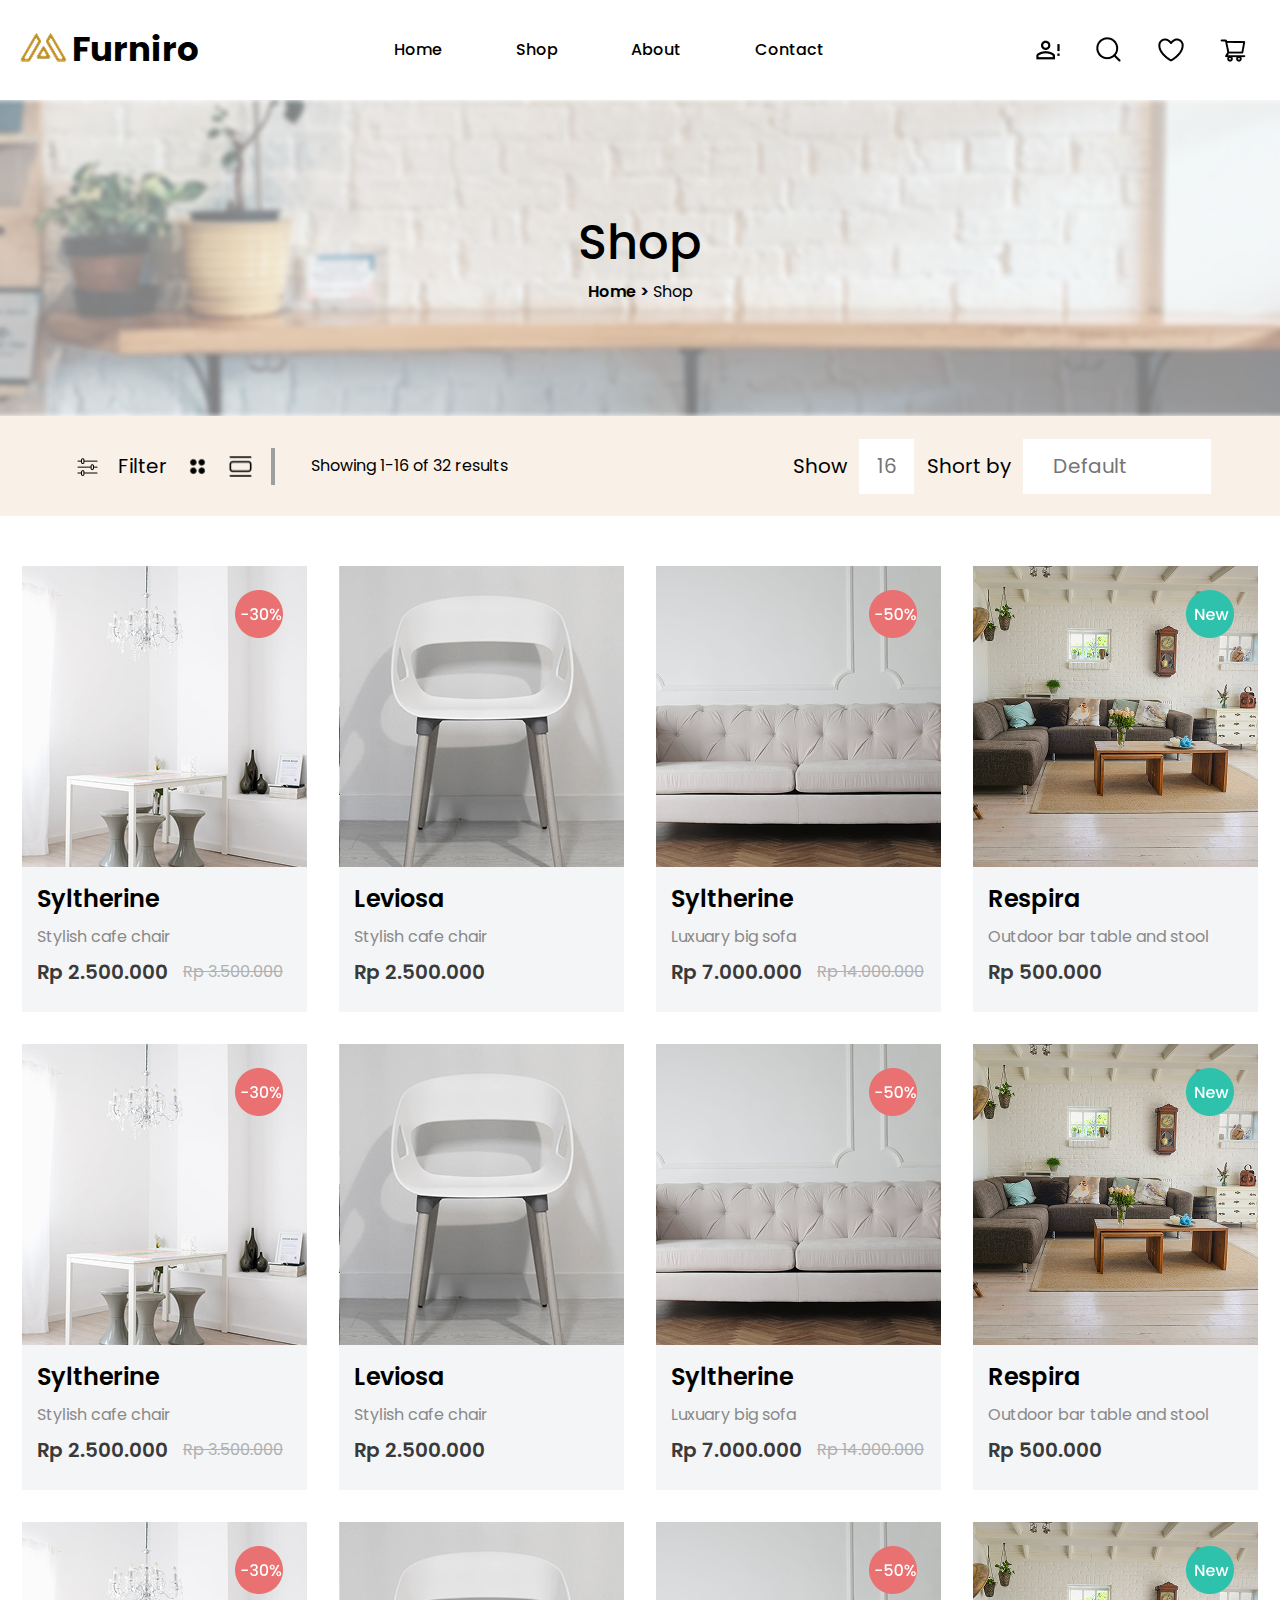
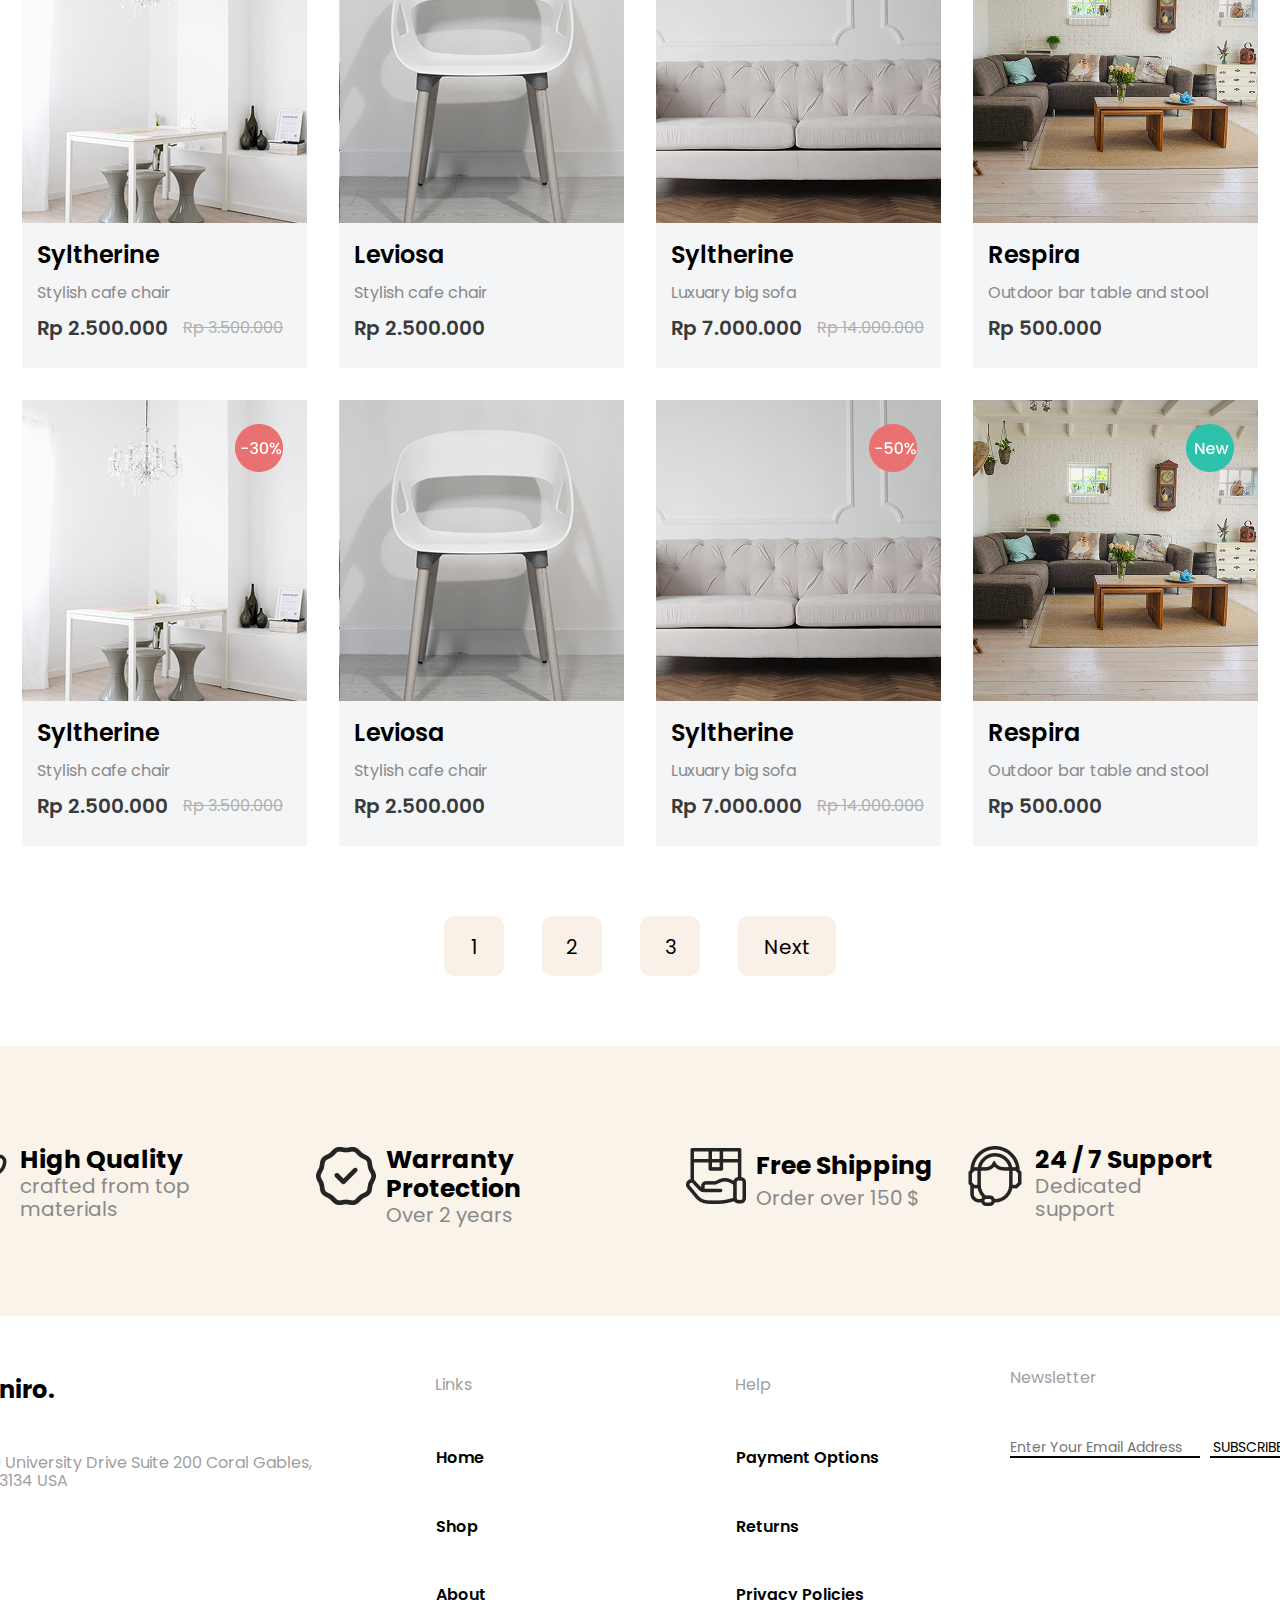
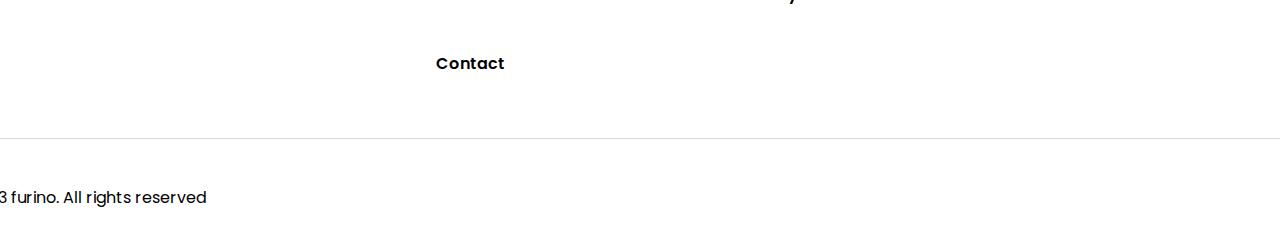
<file: index.html>
<!DOCTYPE html>
<html lang="en">
<head>
    <meta charset="UTF-8">
    <meta name="viewport" content="width=device-width, initial-scale=1.0">
    <link rel="preconnect" href="https://fonts.googleapis.com">
    <link rel="preconnect" href="https://fonts.gstatic.com" crossorigin>
    <link href="https://fonts.googleapis.com/css2?family=Inter:ital,opsz,wght@0,14..32,100..900;1,14..32,100..900&family=Koulen&family=Poppins:ital,wght@0,100;0,200;0,300;0,400;0,500;0,600;0,700;0,800;0,900;1,100;1,200;1,300;1,400;1,500;1,600;1,700;1,800;1,900&display=swap" rel="stylesheet">
    <link rel="stylesheet" href="css/normalize.css">
    <link rel="stylesheet" href="css/shop_style.css">
    <title>Shop</title>
</head>
<body>
    <div class="wrapper">
    <header class="header flex">

        <div class="header-div flex">

        <div class="logo flex">
            <img class="logo-img" src="img/logo.png" alt="logo">
            <p class="logo-text">Furniro</p>
        </div>

        <div class="header-nav flex">

            <div class="header-nav-item"><a class="header-nav-item" href="#">Home</a></div>
            <div class="header-nav-item"><a class="header-nav-item" href="single_product.html">Shop</a></div>
            <div class="header-nav-item"><a class="header-nav-item" href="https://raaase.github.io/Product-Comparison/">About</a></div>
            <div class="header-nav-item"><a class="header-nav-item" href="https://nemuuo.github.io/furniro/index.html">Contact</a></div>

        </div>

        <div class="page-tools flex">

            <div class="tools-item"> <img class="tools-img" src="img/profile.png" alt="porfile"></div>
            <div class="tools-item"> <img class="tools-img" src="img/search.png" alt="search"></div>
            <div class="tools-item"> <img class="tools-img" src="img/favourites.png" alt="favourites"></div>
            <div class="tools-item"> 
                <a href="https://kseniyavg.github.io/siteme/ "><img class="tools-img"  src="img/cart.png" alt="cart"></a>
                </div>

        </div>
        </div>
    </header>

    <section class="section banner-section flex">
            <h2 class="banner-section-title">Shop</h2>
            <p class="banner-sec-nav"><span class="home-b">Home ></span> Shop</p>
    </section>

    <section class="section filter-section flex">

        <div class="filters-results flex">
            <div class="filter flex">
                <img class="filter-img" src="img/filter1.png" alt="">
                <p class="filter-text">Filter</p>
                <img class="filter-img" src="img/filter2.png" alt="">
                <img class="filter-img" src="img/filter3.png" alt="">
            </div>
            <div class="results flex">
                <p class="tesults-text">Showing 1-16 of 32 results</p>
            </div>
        </div>

        <div class="sorting flex">
            <p class="sorting-text">Show</p>
            <input class="sorting-input-first" placeholder="16" type="text">
            <p class="sorting-text">Short by</p>
            <input class="sorting-input-second" placeholder="Default" type="text">
        </div>

    </section>

    <section class="section catalog-section">
        <div class="catalog flex">

            <!-- линия 1 -->
            <div class="catalog-item flex">
                <img class="catalog-item-img" src="img/catalog-rina.png" alt="Syltherine">
                <img class="catalog-item-discount" src="img/discount30.png" alt="discount30">
                <div class="catalog-item-info">

                    <p class="catalog-item-title">Syltherine</p>
                    <p class="catalog-item-descr">Stylish cafe chair</p>
                    <div class="catalog-item-cost flex">
                        <p class="catalog-item-cost-current">Rp 2.500.000</p>
                        <p class="catalog-item-cost-past">Rp 3.500.000</p>
                    </div>
                    
                </div>
                <div class="catalog-item-hover-panel">
                    <button class="catalog-item-panel-btn">Add to cart</button>
                    <div class="panel-items-list">
                        <div class="panel-item">
                        <img src="img/panel-share.png" alt="share"> 
                        <p class="panel-item-text"> Share</p>
                        </div>

                        <div class="panel-item">
                        <img src="img/panel-compare.png" alt="share"> 
                        <p class="panel-item-text"> Compare</p>
                        </div>

                        <div class="panel-item">
                        <img src="img/panel-like.png" alt="share"> 
                        <p class="panel-item-text"> Like</p>
                        </div>
                    </div>
                </div>
            </div>
            
            <div class="catalog-item flex">
                <img class="catalog-item-img" src="img/catalog-levi.png" alt="Leviosa">
                <img class="catalog-item-discount-hid" src="img/discount30.png" alt="discount30">
                <div class="catalog-item-info">

                    <p class="catalog-item-title">Leviosa</p>
                    <p class="catalog-item-descr">Stylish cafe chair</p>
                    <div class="catalog-item-cost flex">
                        <p class="catalog-item-cost-current">Rp 2.500.000</p>
                        <p class="catalog-item-cost-past-hid">Rp 3.500.000</p>
                    </div>
                    
                </div>
                    <div class="catalog-item-hover-panel">
                    <button class="catalog-item-panel-btn">Add to cart</button>
                    <div class="panel-items-list">
                        <div class="panel-item">
                        <img src="img/panel-share.png" alt="share"> 
                        <p class="panel-item-text"> Share</p>
                        </div>

                        <div class="panel-item">
                        <img src="img/panel-compare.png" alt="share"> 
                        <p class="panel-item-text"> Compare</p>
                        </div>

                        <div class="panel-item">
                        <img src="img/panel-like.png" alt="share"> 
                        <p class="panel-item-text"> Like</p>
                        </div>
                    </div>
                </div>
            </div>

            <div class="catalog-item flex">
                <img class="catalog-item-img" src="img/catalog-lolito.png" alt="Lolito">
                <img class="catalog-item-discount" src="img/discount50.png" alt="discount50">
                <div class="catalog-item-info">

                    <p class="catalog-item-title">Syltherine</p>
                    <p class="catalog-item-descr">Luxuary big sofa</p>
                    <div class="catalog-item-cost flex">
                        <p class="catalog-item-cost-current">Rp 7.000.000</p>
                        <p class="catalog-item-cost-past">Rp 14.000.000</p>
                    </div>
                    
                </div>
                    <div class="catalog-item-hover-panel">
                    <button class="catalog-item-panel-btn">Add to cart</button>
                    <div class="panel-items-list">
                        <div class="panel-item">
                        <img src="img/panel-share.png" alt="share"> 
                        <p class="panel-item-text"> Share</p>
                        </div>

                        <div class="panel-item">
                        <img src="img/panel-compare.png" alt="share"> 
                        <p class="panel-item-text"> Compare</p>
                        </div>

                        <div class="panel-item">
                        <img src="img/panel-like.png" alt="share"> 
                        <p class="panel-item-text"> Like</p>
                        </div>
                    </div>
                </div>
            </div>

            <div class="catalog-item flex">
                <img class="catalog-item-img" src="img/catalog-pira.png" alt="Respira">
                <img class="catalog-item-discount" src="img/discount-new.png" alt="new">
                <div class="catalog-item-info">

                    <p class="catalog-item-title">Respira</p>
                    <p class="catalog-item-descr">Outdoor bar table and stool</p>
                    <div class="catalog-item-cost flex">
                        <p class="catalog-item-cost-current">Rp 500.000</p>
                        <p class="catalog-item-cost-past-hid">Rp 3.500.000</p>
                    </div>
                    
                </div>
                    <div class="catalog-item-hover-panel">
                    <button class="catalog-item-panel-btn">Add to cart</button>
                    <div class="panel-items-list">
                        <div class="panel-item">
                        <img src="img/panel-share.png" alt="share"> 
                        <p class="panel-item-text"> Share</p>
                        </div>

                        <div class="panel-item">
                        <img src="img/panel-compare.png" alt="share"> 
                        <p class="panel-item-text"> Compare</p>
                        </div>

                        <div class="panel-item">
                        <img src="img/panel-like.png" alt="share"> 
                        <p class="panel-item-text"> Like</p>
                        </div>
                    </div>
                </div>
            </div>


            <!-- линия 2 -->
            <div class="catalog-item flex">
                <img class="catalog-item-img" src="img/catalog-rina.png" alt="Syltherine">
                <img class="catalog-item-discount" src="img/discount30.png" alt="discount30">
                <div class="catalog-item-info">

                    <p class="catalog-item-title">Syltherine</p>
                    <p class="catalog-item-descr">Stylish cafe chair</p>
                    <div class="catalog-item-cost flex">
                        <p class="catalog-item-cost-current">Rp 2.500.000</p>
                        <p class="catalog-item-cost-past">Rp 3.500.000</p>
                    </div>
                    
                </div>
                <div class="catalog-item-hover-panel">
                    <button class="catalog-item-panel-btn">Add to cart</button>
                    <div class="panel-items-list">
                        <div class="panel-item">
                        <img src="img/panel-share.png" alt="share"> 
                        <p class="panel-item-text"> Share</p>
                        </div>

                        <div class="panel-item">
                        <img src="img/panel-compare.png" alt="share"> 
                        <p class="panel-item-text"> Compare</p>
                        </div>

                        <div class="panel-item">
                        <img src="img/panel-like.png" alt="share"> 
                        <p class="panel-item-text"> Like</p>
                        </div>
                    </div>
                </div>
            </div>
            
            <div class="catalog-item flex">
                <img class="catalog-item-img" src="img/catalog-levi.png" alt="Leviosa">
                <img class="catalog-item-discount-hid" src="img/discount30.png" alt="discount30">
                <div class="catalog-item-info">

                    <p class="catalog-item-title">Leviosa</p>
                    <p class="catalog-item-descr">Stylish cafe chair</p>
                    <div class="catalog-item-cost flex">
                        <p class="catalog-item-cost-current">Rp 2.500.000</p>
                        <p class="catalog-item-cost-past-hid">Rp 3.500.000</p>
                    </div>
                    
                </div>
                    <div class="catalog-item-hover-panel">
                    <button class="catalog-item-panel-btn">Add to cart</button>
                    <div class="panel-items-list">
                        <div class="panel-item">
                        <img src="img/panel-share.png" alt="share"> 
                        <p class="panel-item-text"> Share</p>
                        </div>

                        <div class="panel-item">
                        <img src="img/panel-compare.png" alt="share"> 
                        <p class="panel-item-text"> Compare</p>
                        </div>

                        <div class="panel-item">
                        <img src="img/panel-like.png" alt="share"> 
                        <p class="panel-item-text"> Like</p>
                        </div>
                    </div>
                </div>
            </div>

            <div class="catalog-item flex">
                <img class="catalog-item-img" src="img/catalog-lolito.png" alt="Lolito">
                <img class="catalog-item-discount" src="img/discount50.png" alt="discount50">
                <div class="catalog-item-info">

                    <p class="catalog-item-title">Syltherine</p>
                    <p class="catalog-item-descr">Luxuary big sofa</p>
                    <div class="catalog-item-cost flex">
                        <p class="catalog-item-cost-current">Rp 7.000.000</p>
                        <p class="catalog-item-cost-past">Rp 14.000.000</p>
                    </div>
                    
                </div>
                    <div class="catalog-item-hover-panel">
                    <button class="catalog-item-panel-btn">Add to cart</button>
                    <div class="panel-items-list">
                        <div class="panel-item">
                        <img src="img/panel-share.png" alt="share"> 
                        <p class="panel-item-text"> Share</p>
                        </div>

                        <div class="panel-item">
                        <img src="img/panel-compare.png" alt="share"> 
                        <p class="panel-item-text"> Compare</p>
                        </div>

                        <div class="panel-item">
                        <img src="img/panel-like.png" alt="share"> 
                        <p class="panel-item-text"> Like</p>
                        </div>
                    </div>
                </div>
            </div>

            <div class="catalog-item flex">
                <img class="catalog-item-img" src="img/catalog-pira.png" alt="Respira">
                <img class="catalog-item-discount" src="img/discount-new.png" alt="new">
                <div class="catalog-item-info">

                    <p class="catalog-item-title">Respira</p>
                    <p class="catalog-item-descr">Outdoor bar table and stool</p>
                    <div class="catalog-item-cost flex">
                        <p class="catalog-item-cost-current">Rp 500.000</p>
                        <p class="catalog-item-cost-past-hid">Rp 3.500.000</p>
                    </div>
                    
                </div>
                    <div class="catalog-item-hover-panel">
                    <button class="catalog-item-panel-btn">Add to cart</button>
                    <div class="panel-items-list">
                        <div class="panel-item">
                        <img src="img/panel-share.png" alt="share"> 
                        <p class="panel-item-text"> Share</p>
                        </div>

                        <div class="panel-item">
                        <img src="img/panel-compare.png" alt="share"> 
                        <p class="panel-item-text"> Compare</p>
                        </div>

                        <div class="panel-item">
                        <img src="img/panel-like.png" alt="share"> 
                        <p class="panel-item-text"> Like</p>
                        </div>
                    </div>
                </div>
            </div>


            <!-- линия 3 -->
            <div class="catalog-item flex">
                <img class="catalog-item-img" src="img/catalog-rina.png" alt="Syltherine">
                <img class="catalog-item-discount" src="img/discount30.png" alt="discount30">
                <div class="catalog-item-info">

                    <p class="catalog-item-title">Syltherine</p>
                    <p class="catalog-item-descr">Stylish cafe chair</p>
                    <div class="catalog-item-cost flex">
                        <p class="catalog-item-cost-current">Rp 2.500.000</p>
                        <p class="catalog-item-cost-past">Rp 3.500.000</p>
                    </div>
                    
                </div>
                <div class="catalog-item-hover-panel">
                    <button class="catalog-item-panel-btn">Add to cart</button>
                    <div class="panel-items-list">
                        <div class="panel-item">
                        <img src="img/panel-share.png" alt="share"> 
                        <p class="panel-item-text"> Share</p>
                        </div>

                        <div class="panel-item">
                        <img src="img/panel-compare.png" alt="share"> 
                        <p class="panel-item-text"> Compare</p>
                        </div>

                        <div class="panel-item">
                        <img src="img/panel-like.png" alt="share"> 
                        <p class="panel-item-text"> Like</p>
                        </div>
                    </div>
                </div>
            </div>
            
            <div class="catalog-item flex">
                <img class="catalog-item-img" src="img/catalog-levi.png" alt="Leviosa">
                <img class="catalog-item-discount-hid" src="img/discount30.png" alt="discount30">
                <div class="catalog-item-info">

                    <p class="catalog-item-title">Leviosa</p>
                    <p class="catalog-item-descr">Stylish cafe chair</p>
                    <div class="catalog-item-cost flex">
                        <p class="catalog-item-cost-current">Rp 2.500.000</p>
                        <p class="catalog-item-cost-past-hid">Rp 3.500.000</p>
                    </div>
                    
                </div>
                    <div class="catalog-item-hover-panel">
                    <button class="catalog-item-panel-btn">Add to cart</button>
                    <div class="panel-items-list">
                        <div class="panel-item">
                        <img src="img/panel-share.png" alt="share"> 
                        <p class="panel-item-text"> Share</p>
                        </div>

                        <div class="panel-item">
                        <img src="img/panel-compare.png" alt="share"> 
                        <p class="panel-item-text"> Compare</p>
                        </div>

                        <div class="panel-item">
                        <img src="img/panel-like.png" alt="share"> 
                        <p class="panel-item-text"> Like</p>
                        </div>
                    </div>
                </div>
            </div>

            <div class="catalog-item flex">
                <img class="catalog-item-img" src="img/catalog-lolito.png" alt="Lolito">
                <img class="catalog-item-discount" src="img/discount50.png" alt="discount50">
                <div class="catalog-item-info">

                    <p class="catalog-item-title">Syltherine</p>
                    <p class="catalog-item-descr">Luxuary big sofa</p>
                    <div class="catalog-item-cost flex">
                        <p class="catalog-item-cost-current">Rp 7.000.000</p>
                        <p class="catalog-item-cost-past">Rp 14.000.000</p>
                    </div>
                    
                </div>
                    <div class="catalog-item-hover-panel">
                    <button class="catalog-item-panel-btn">Add to cart</button>
                    <div class="panel-items-list">
                        <div class="panel-item">
                        <img src="img/panel-share.png" alt="share"> 
                        <p class="panel-item-text"> Share</p>
                        </div>

                        <div class="panel-item">
                        <img src="img/panel-compare.png" alt="share"> 
                        <p class="panel-item-text"> Compare</p>
                        </div>

                        <div class="panel-item">
                        <img src="img/panel-like.png" alt="share"> 
                        <p class="panel-item-text"> Like</p>
                        </div>
                    </div>
                </div>
            </div>

            <div class="catalog-item flex">
                <img class="catalog-item-img" src="img/catalog-pira.png" alt="Respira">
                <img class="catalog-item-discount" src="img/discount-new.png" alt="new">
                <div class="catalog-item-info">

                    <p class="catalog-item-title">Respira</p>
                    <p class="catalog-item-descr">Outdoor bar table and stool</p>
                    <div class="catalog-item-cost flex">
                        <p class="catalog-item-cost-current">Rp 500.000</p>
                        <p class="catalog-item-cost-past-hid">Rp 3.500.000</p>
                    </div>
                    
                </div>
                    <div class="catalog-item-hover-panel">
                    <button class="catalog-item-panel-btn">Add to cart</button>
                    <div class="panel-items-list">
                        <div class="panel-item">
                        <img src="img/panel-share.png" alt="share"> 
                        <p class="panel-item-text"> Share</p>
                        </div>

                        <div class="panel-item">
                        <img src="img/panel-compare.png" alt="share"> 
                        <p class="panel-item-text"> Compare</p>
                        </div>

                        <div class="panel-item">
                        <img src="img/panel-like.png" alt="share"> 
                        <p class="panel-item-text"> Like</p>
                        </div>
                    </div>
                </div>
            </div>


            <!-- линия 4 -->
            <div class="catalog-item flex">
                <img class="catalog-item-img" src="img/catalog-rina.png" alt="Syltherine">
                <img class="catalog-item-discount" src="img/discount30.png" alt="discount30">
                <div class="catalog-item-info">

                    <p class="catalog-item-title">Syltherine</p>
                    <p class="catalog-item-descr">Stylish cafe chair</p>
                    <div class="catalog-item-cost flex">
                        <p class="catalog-item-cost-current">Rp 2.500.000</p>
                        <p class="catalog-item-cost-past">Rp 3.500.000</p>
                    </div>
                    
                </div>
                <div class="catalog-item-hover-panel">
                    <button class="catalog-item-panel-btn">Add to cart</button>
                    <div class="panel-items-list">
                        <div class="panel-item">
                        <img src="img/panel-share.png" alt="share"> 
                        <p class="panel-item-text"> Share</p>
                        </div>

                        <div class="panel-item">
                        <img src="img/panel-compare.png" alt="share"> 
                        <p class="panel-item-text"> Compare</p>
                        </div>

                        <div class="panel-item">
                        <img src="img/panel-like.png" alt="share"> 
                        <p class="panel-item-text"> Like</p>
                        </div>
                    </div>
                </div>
            </div>
            
            <div class="catalog-item flex">
                <img class="catalog-item-img" src="img/catalog-levi.png" alt="Leviosa">
                <img class="catalog-item-discount-hid" src="img/discount30.png" alt="discount30">
                <div class="catalog-item-info">

                    <p class="catalog-item-title">Leviosa</p>
                    <p class="catalog-item-descr">Stylish cafe chair</p>
                    <div class="catalog-item-cost flex">
                        <p class="catalog-item-cost-current">Rp 2.500.000</p>
                        <p class="catalog-item-cost-past-hid">Rp 3.500.000</p>
                    </div>
                    
                </div>
                    <div class="catalog-item-hover-panel">
                    <button class="catalog-item-panel-btn">Add to cart</button>
                    <div class="panel-items-list">
                        <div class="panel-item">
                        <img src="img/panel-share.png" alt="share"> 
                        <p class="panel-item-text"> Share</p>
                        </div>

                        <div class="panel-item">
                        <img src="img/panel-compare.png" alt="share"> 
                        <p class="panel-item-text"> Compare</p>
                        </div>

                        <div class="panel-item">
                        <img src="img/panel-like.png" alt="share"> 
                        <p class="panel-item-text"> Like</p>
                        </div>
                    </div>
                </div>
            </div>

            <div class="catalog-item flex">
                <img class="catalog-item-img" src="img/catalog-lolito.png" alt="Lolito">
                <img class="catalog-item-discount" src="img/discount50.png" alt="discount50">
                <div class="catalog-item-info">

                    <p class="catalog-item-title">Syltherine</p>
                    <p class="catalog-item-descr">Luxuary big sofa</p>
                    <div class="catalog-item-cost flex">
                        <p class="catalog-item-cost-current">Rp 7.000.000</p>
                        <p class="catalog-item-cost-past">Rp 14.000.000</p>
                    </div>
                    
                </div>
                    <div class="catalog-item-hover-panel">
                    <button class="catalog-item-panel-btn">Add to cart</button>
                    <div class="panel-items-list">
                        <div class="panel-item">
                        <img src="img/panel-share.png" alt="share"> 
                        <p class="panel-item-text"> Share</p>
                        </div>

                        <div class="panel-item">
                        <img src="img/panel-compare.png" alt="share"> 
                        <p class="panel-item-text"> Compare</p>
                        </div>

                        <div class="panel-item">
                        <img src="img/panel-like.png" alt="share"> 
                        <p class="panel-item-text"> Like</p>
                        </div>
                    </div>
                </div>
            </div>

            <div class="catalog-item flex">
                <img class="catalog-item-img" src="img/catalog-pira.png" alt="Respira">
                <img class="catalog-item-discount" src="img/discount-new.png" alt="new">
                <div class="catalog-item-info">

                    <p class="catalog-item-title">Respira</p>
                    <p class="catalog-item-descr">Outdoor bar table and stool</p>
                    <div class="catalog-item-cost flex">
                        <p class="catalog-item-cost-current">Rp 500.000</p>
                        <p class="catalog-item-cost-past-hid">Rp 3.500.000</p>
                    </div>
                    
                </div>
                    <div class="catalog-item-hover-panel">
                    <button class="catalog-item-panel-btn">Add to cart</button>
                    <div class="panel-items-list">
                        <div class="panel-item">
                        <img src="img/panel-share.png" alt="share"> 
                        <p class="panel-item-text"> Share</p>
                        </div>

                        <div class="panel-item">
                        <img src="img/panel-compare.png" alt="share"> 
                        <p class="panel-item-text"> Compare</p>
                        </div>

                        <div class="panel-item">
                        <img src="img/panel-like.png" alt="share"> 
                        <p class="panel-item-text"> Like</p>
                        </div>
                    </div>
                </div>
            </div>

        </div>


        <div class="catalog-nextpages flex">
            <div class="nextpage"><a class="nextpage-a" href="#">1</a></div>
            <div class="nextpage"><a class="nextpage-a" href="#">2</a></div>
            <div class="nextpage"><a class="nextpage-a" href="#">3</a></div>
            <div class="nextpage-next"><a class="nextpage-a" href="#">Next</a></div>
        </div>

    </section>

    <section class="section quality-section">
        
        <div class="warrantys flex">

            <div class="quality flex">
                <img class="trophy-img" src="img/trophy1.png" alt="quality">
                <div class="trophy-box flex">
                    <h3 class="trophy-title">High Quality</h3>
                    <p class="trophy-descr">crafted from top materials</p>
                </div>
            </div>


            <div class="warranty flex">
                <img class="trophy-img" src="img/trophy2.png" alt="quality">
                <div class="trophy-box flex">
                    <h3 class="trophy-title">Warranty Protection</h3>
                    <p class="trophy-descr">Over 2 years</p>
                </div>
            </div>


            <div class="shipping flex">
                <img class="trophy-img" src="img/trophy3.png" alt="quality">
                <div class="trophy-box flex">
                    <h3 class="trophy-title">Free Shipping</h3>
                    <p class="trophy-descr">Order over 150 $</p>
                </div>
            </div>


            <div class="support flex">
                <img class="trophy-img" src="img/trophy4.png" alt="quality">
                <div class="trophy-box flex">
                    <h3 class="trophy-title">24 / 7 Support</h3>
                    <p class="trophy-descr">Dedicated support</p>
                </div>
            </div>

        </div>
    </section>

    <footer>

        <div class="footer-wrapper flex">

            <div class="footer-colone1 flex">
                <p class="footer-logo">Funiro.</p>

                <p class="footer-item1">400 University Drive Suite 200 Coral Gables, <br> FL 33134 USA</p>
            </div>

            <div class="footer-colone2 flex">
                <span class="footer-nav">Links</span>
                <div class="footer-colone2-items">
                <a class="footer-items2" href="#">Home</a>
                <a class="footer-items2" href="single_product.html">Shop</a>
                <a class="footer-items2" href="https://raaase.github.io/Product-Comparison/">About</a>
                <a class="footer-items2" href="https://nemuuo.github.io/furniro/index.html">Contact</a>
                </div>
            </div>
            
            <div class="footer-colone3 flex">
                <span class="footer-nav">Help</span>
                <div class="footer-colone2-items">
                <a class="footer-items2" href="#">Payment Options</a>
                <a class="footer-items2" href="#">Returns</a>
                <a class="footer-items2" href="#">Privacy Policies</a>
                </div>
            </div>

            <div class="footer-colone4 flex">
                <span class="footer-nav-last">Newsletter</span>

                <form class="footer-form" action="#">
                <input class="footer-input" type="email" placeholder="Enter Your Email Address">
                <button class="footer-btn" type="submit">Subscribe</button>
                </form>
            </div>
        </div>

        <div class="last-line-box">
        <p class="last-line">2023 furino. All rights reserved</p>
        </div>

    </footer>
    </div>
</body>
</html>
</file>
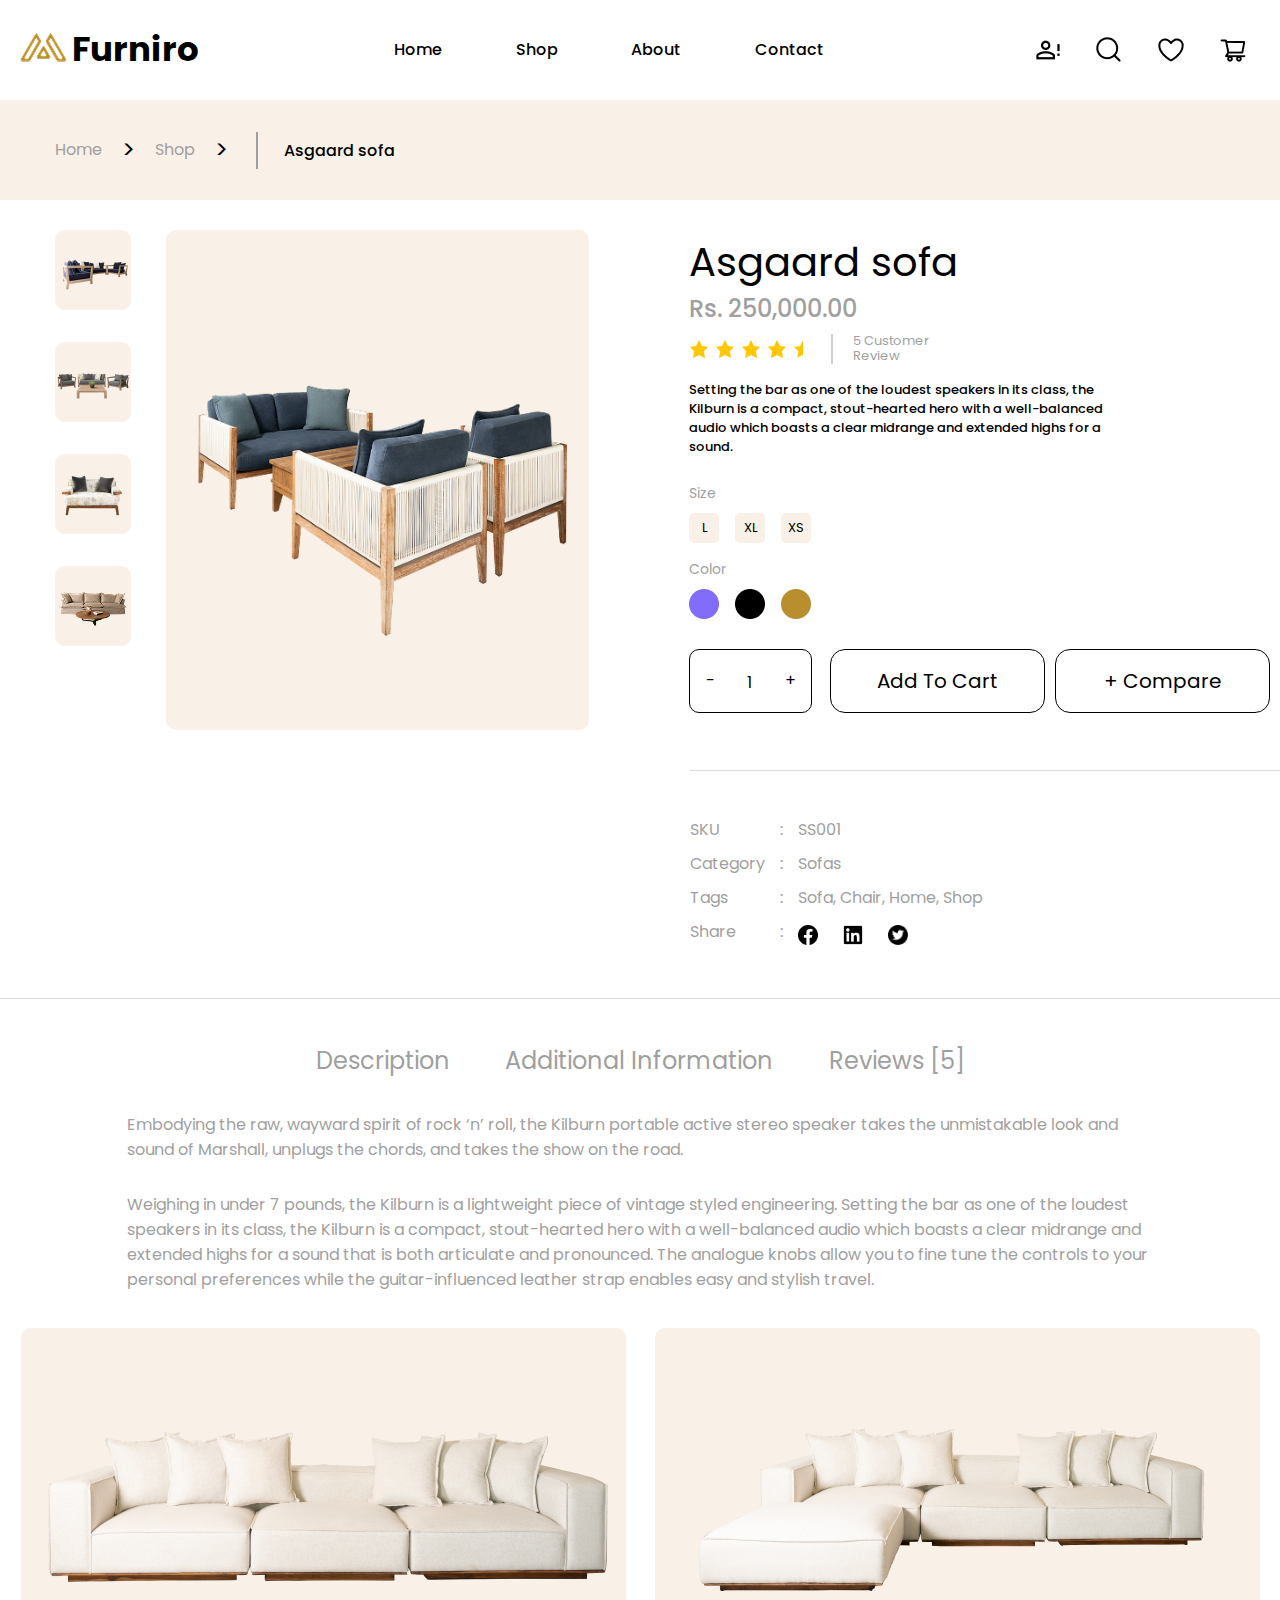
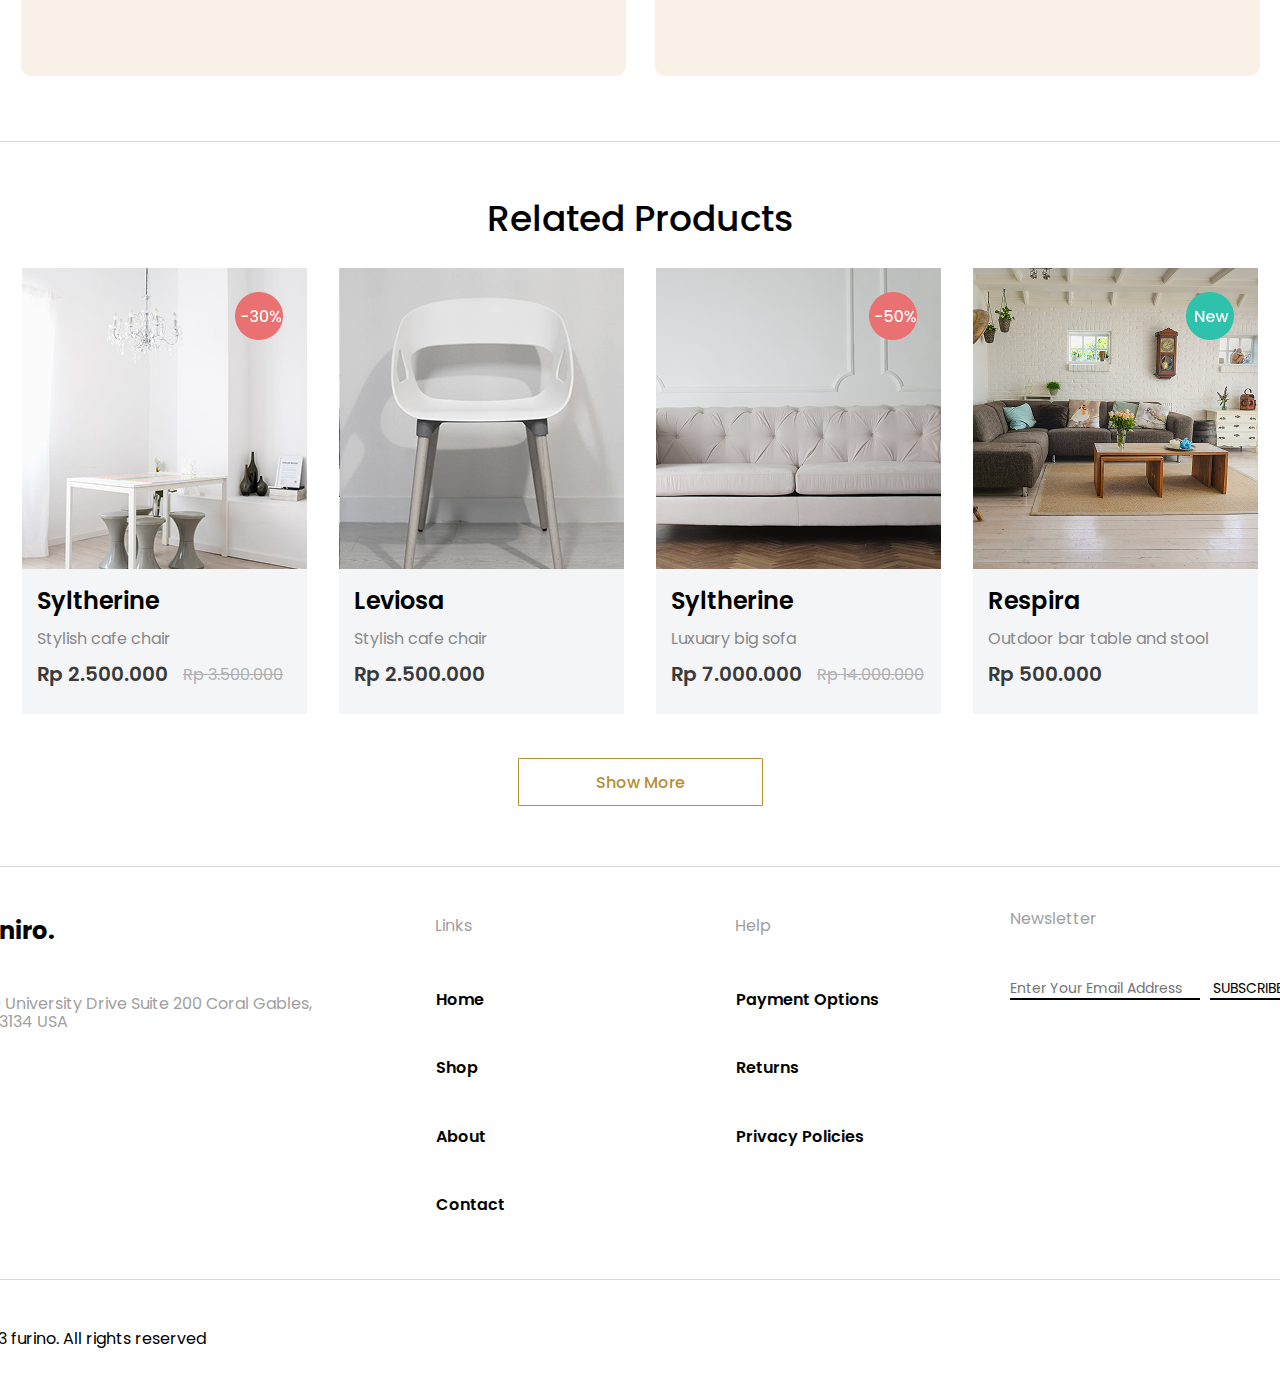
<file: single_product.html>
<!DOCTYPE html>
<html lang="en">
<head>
    <meta charset="UTF-8">
    <meta name="viewport" content="width=device-width, initial-scale=1.0">
    <link rel="preconnect" href="https://fonts.googleapis.com">
    <link rel="preconnect" href="https://fonts.gstatic.com" crossorigin>
    <link href="https://fonts.googleapis.com/css2?family=Inter:ital,opsz,wght@0,14..32,100..900;1,14..32,100..900&family=Koulen&family=Poppins:ital,wght@0,100;0,200;0,300;0,400;0,500;0,600;0,700;0,800;0,900;1,100;1,200;1,300;1,400;1,500;1,600;1,700;1,800;1,900&display=swap" rel="stylesheet">
    <link rel="stylesheet" href="css/normalize.css">
    <link rel="stylesheet" href="css/single_product_style.css">
    <title>Single product</title>
</head>
<body>
    <div class="wrapper">
    <header class="header flex">

        <div class="header-div flex">

        <div class="logo flex">
            <img class="logo-img" src="img/logo.png" alt="logo">
            <p class="logo-text">Furniro</p>
        </div>

        <div class="header-nav flex">

            <div class="header-nav-item"><a class="header-nav-item" href="#">Home</a></div>
            <div class="header-nav-item"><a class="header-nav-item" href="index.html">Shop</a></div>
            <div class="header-nav-item"><a class="header-nav-item" href="https://raaase.github.io/Product-Comparison/">About</a></div>
            <div class="header-nav-item"><a class="header-nav-item" href="https://nemuuo.github.io/furniro/index.html">Contact</a></div>

        </div>

        <div class="page-tools flex">

            <div class="tools-item"> <img class="tools-img" src="img/profile.png" alt="porfile"></div>
            <div class="tools-item"> <img class="tools-img" src="img/search.png" alt="search"></div>
            <div class="tools-item"> <img class="tools-img" src="img/favourites.png" alt="favourites"></div>
            <div class="tools-item"> 
                <a href="https://kseniyavg.github.io/siteme/ "><img class="tools-img" src="img/cart.png" alt="cart"></a>
                </div>

        </div>
        </div>
    </header>

    <section class="section onpage-section flex">
        <div class="onpage-box flex">
        <div class="onpage-nav flex">
            <a class="onpage-nav-way" href="#">Home</a>
            <p class="onpage-nav-point">></p>
            <a class="onpage-nav-way" href="index.html">Shop</a>
            <p class="onpage-nav-point">></p>
        </div>

        <div class="onpage-product">
            <p class="onpage-product-title">Asgaard sofa</p></div>
        </div>
    </section>

    <section class="section product-display flex">

        <div class="product-display-upbox flex">

            <div class="product-photos flex">
                <img class="product-photo-item" src="img/product-photo1.png" alt="product1">
                <img class="product-photo-item" src="img/product-photo2.png" alt="product2">
                <img class="product-photo-item" src="img/product-photo3.png" alt="product3">
                <img class="product-photo-item" src="img/product-photo4.png" alt="product4">
            </div>

            <div class="prod-inf">
            <div class="product-mainphoto">
                <img class="product-mainphoto-img" src="img/product-main-photo.png" alt="main product photo">
            </div>
            </div>

            <div class="product-info">
                <h1 class="product-info-title">Asgaard sofa</h1>
                <h2 class="product-info-cost">Rs. 250,000.00</h2>
                <div class="product-ratingbox flex">
                    <div class="product-rate flex">
                        <img class="product-rating-img" src="img/rating-stars.png" alt="rating-stars">
                    </div>
                    <div class="product-rate-2 flex">
                        <p class="product-rating-amount">5 Customer Review</p>
                    </div>
                </div>
                <p class="product-info-descr">Setting the bar as one of the loudest speakers in its class, the Kilburn is a compact, stout-hearted hero with a well-balanced audio which boasts a clear midrange and extended highs for a sound.</p>

                <p class="product-info-option-size">Size</p>
                <div class="product-size flex">
                    <div class="product-size-option"><p class="size-option-item">L</p></div>
                    <div class="product-size-option"><p class="size-option-item">XL</p></div>
                    <div class="product-size-option"><p class="size-option-item">XS</p></div>
                </div>

                <p class="product-info-option-color">Color</p>
                <div class="product-size flex">
                    <img class="product-size-item" src="img/color-purple.png" alt="purple">
                    <img class="product-size-item" src="img/color-black.png" alt="black">
                    <img class="product-size-item" src="img/color-golden.png" alt="golden">
                </div>

                <div class="product-cartbox flex">
                    <div class="product-cart-count flex">
                        <button class="product-cartbox-less">-</button>
                        <p class="product-cartbox-count-btn"> 1</p>
                        <button class="product-cartbox-more">+</button>
                    </div>

                    <button class="product-cart-addncomp cartbox-item-1">
                        Add To Cart
                    </button>

                    <button class="product-cart-addncomp cartbox-item-2">
                        + Compare
                    </button>

                </div>
            </div>
        </div>

        <div class="product-display-downbox flex">
            
            <div class="product-display-moreinfo flex">
                <div class="product-display-box">
                    <div class="moreinfo-object flex">
                        <p class="moreinfo-column1">SKU</p>
                        <p class="moreinfo-column-dots">:</p>
                        <p class="moreinfo-column2">SS001</p>
                    </div>

                    <div class="moreinfo-object flex">
                        <p class="moreinfo-column1">Category</p>
                        <p class="moreinfo-column-dots">:</p>
                        <p class="moreinfo-column2">Sofas</p>
                    </div>

                    <div class="moreinfo-object flex">
                        <p class="moreinfo-column1">Tags</p>
                        <p class="moreinfo-column-dots">:</p>
                        <p class="moreinfo-column2">Sofa, Chair, Home, Shop</p>
                    </div>

                    <div class="moreinfo-object flex">
                        <p class="moreinfo-column1">Share</p>
                        <p class="moreinfo-column-dots">:</p>
                        <div class="moreinfo-column2 moreinfo-icons flex">
                            <img class="moreinfo-icons-item" src="img/icon-fb.png" alt="facebook">
                            <img class="moreinfo-icons-item" src="img/icon-in.png" alt="in">
                            <img class="moreinfo-icons-item" src="img/icon-tw.png" alt="twitter">
                        </div>
                    </div>
                </div>
            </div>

        </div>

    </section>

    <section class="product-description-section flex">

        <div class="description-titles-box flex">
            <a class="description-titles-box-item" href="#">Description</a>
            <a class="description-titles-box-item" href="#">Additional Information</a>
            <a class="description-titles-box-item" href="#">Reviews [5]</a>
        </div>

        <p class="description-text-1">Embodying the raw, wayward spirit of rock ‘n’ roll, the Kilburn portable active stereo speaker takes the unmistakable look and sound of Marshall, unplugs the chords, and takes the show on the road.</p>

        <p class="description-text-2">Weighing in under 7 pounds, the Kilburn is a lightweight piece of vintage styled engineering. Setting the bar as one of the loudest speakers in its class, the Kilburn is a compact, stout-hearted hero with a well-balanced audio which boasts a clear midrange and extended highs for a sound that is both articulate and pronounced. The analogue knobs allow you to fine tune the controls to your personal preferences while the guitar-influenced leather strap enables easy and stylish travel.</p>

        <div class="description-pictures-box flex">
            <img class="description-picture-item" src="img/descr-pic1.png" alt="#">
            <img class="description-picture-item" src="img/descr-pic2.png" alt="#">
        </div>

    </section>

    <section class="related-products-section flex">

        <h2 class="related-products-title">Related Products</h2>

        <div class="catalog flex">

            <div class="catalog-item flex">
                <img class="catalog-item-img" src="img/catalog-rina.png" alt="Syltherine">
                <img class="catalog-item-discount" src="img/discount30.png" alt="discount30">
                <div class="catalog-item-info">

                    <p class="catalog-item-title">Syltherine</p>
                    <p class="catalog-item-descr">Stylish cafe chair</p>
                    <div class="catalog-item-cost flex">
                        <p class="catalog-item-cost-current">Rp 2.500.000</p>
                        <p class="catalog-item-cost-past">Rp 3.500.000</p>
                    </div>
                    
                </div>
                <div class="catalog-item-hover-panel">
                    <button class="catalog-item-panel-btn">Add to cart</button>
                    <div class="panel-items-list">
                        <div class="panel-item">
                        <img src="img/panel-share.png" alt="share"> 
                        <p class="panel-item-text"> Share</p>
                        </div>

                        <div class="panel-item">
                        <img src="img/panel-compare.png" alt="share"> 
                        <p class="panel-item-text"> Compare</p>
                        </div>

                        <div class="panel-item">
                        <img src="img/panel-like.png" alt="share"> 
                        <p class="panel-item-text"> Like</p>
                        </div>
                    </div>
                </div>
            </div>
            
            <div class="catalog-item flex">
                <img class="catalog-item-img" src="img/catalog-levi.png" alt="Leviosa">
                <img class="catalog-item-discount-hid" src="img/discount30.png" alt="discount30">
                <div class="catalog-item-info">

                    <p class="catalog-item-title">Leviosa</p>
                    <p class="catalog-item-descr">Stylish cafe chair</p>
                    <div class="catalog-item-cost flex">
                        <p class="catalog-item-cost-current">Rp 2.500.000</p>
                        <p class="catalog-item-cost-past-hid">Rp 3.500.000</p>
                    </div>
                    
                </div>
                    <div class="catalog-item-hover-panel">
                    <button class="catalog-item-panel-btn">Add to cart</button>
                    <div class="panel-items-list">
                        <div class="panel-item">
                        <img src="img/panel-share.png" alt="share"> 
                        <p class="panel-item-text"> Share</p>
                        </div>

                        <div class="panel-item">
                        <img src="img/panel-compare.png" alt="share"> 
                        <p class="panel-item-text"> Compare</p>
                        </div>

                        <div class="panel-item">
                        <img src="img/panel-like.png" alt="share"> 
                        <p class="panel-item-text"> Like</p>
                        </div>
                    </div>
                </div>
            </div>

            <div class="catalog-item flex">
                <img class="catalog-item-img" src="img/catalog-lolito.png" alt="Lolito">
                <img class="catalog-item-discount" src="img/discount50.png" alt="discount50">
                <div class="catalog-item-info">

                    <p class="catalog-item-title">Syltherine</p>
                    <p class="catalog-item-descr">Luxuary big sofa</p>
                    <div class="catalog-item-cost flex">
                        <p class="catalog-item-cost-current">Rp 7.000.000</p>
                        <p class="catalog-item-cost-past">Rp 14.000.000</p>
                    </div>
                    
                </div>
                    <div class="catalog-item-hover-panel">
                    <button class="catalog-item-panel-btn">Add to cart</button>
                    <div class="panel-items-list">
                        <div class="panel-item">
                        <img src="img/panel-share.png" alt="share"> 
                        <p class="panel-item-text"> Share</p>
                        </div>

                        <div class="panel-item">
                        <img src="img/panel-compare.png" alt="share"> 
                        <p class="panel-item-text"> Compare</p>
                        </div>

                        <div class="panel-item">
                        <img src="img/panel-like.png" alt="share"> 
                        <p class="panel-item-text"> Like</p>
                        </div>
                    </div>
                </div>
            </div>

            <div class="catalog-item flex">
                <img class="catalog-item-img" src="img/catalog-pira.png" alt="Respira">
                <img class="catalog-item-discount" src="img/discount-new.png" alt="new">
                <div class="catalog-item-info">

                    <p class="catalog-item-title">Respira</p>
                    <p class="catalog-item-descr">Outdoor bar table and stool</p>
                    <div class="catalog-item-cost flex">
                        <p class="catalog-item-cost-current">Rp 500.000</p>
                        <p class="catalog-item-cost-past-hid">Rp 3.500.000</p>
                    </div>
                    
                </div>
                    <div class="catalog-item-hover-panel">
                    <button class="catalog-item-panel-btn">Add to cart</button>
                    <div class="panel-items-list">
                        <div class="panel-item">
                        <img src="img/panel-share.png" alt="share"> 
                        <p class="panel-item-text"> Share</p>
                        </div>

                        <div class="panel-item">
                        <img src="img/panel-compare.png" alt="share"> 
                        <p class="panel-item-text"> Compare</p>
                        </div>

                        <div class="panel-item">
                        <img src="img/panel-like.png" alt="share"> 
                        <p class="panel-item-text"> Like</p>
                        </div>
                    </div>
                </div>
            </div>
        </div>

        <button class="related-products-btn">Show More</button>

    </section>

    <footer>

        <div class="footer-wrapper flex">

            <div class="footer-colone1 flex">
                <p class="footer-logo">Funiro.</p>

                <p class="footer-item1">400 University Drive Suite 200 Coral Gables, <br> FL 33134 USA</p>
            </div>

            <div class="footer-colone2 flex">
                <span class="footer-nav">Links</span>
                <div class="footer-colone2-items">
                <a class="footer-items2" href="#">Home</a>
                <a class="footer-items2" href="index.html">Shop</a>
                <a class="footer-items2" href="https://raaase.github.io/Product-Comparison/">About</a>
                <a class="footer-items2" href="https://nemuuo.github.io/furniro/index.html">Contact</a>
                </div>
            </div>
            
            <div class="footer-colone3 flex">
                <span class="footer-nav">Help</span>
                <div class="footer-colone2-items">
                <a class="footer-items2" href="#">Payment Options</a>
                <a class="footer-items2" href="#">Returns</a>
                <a class="footer-items2" href="#">Privacy Policies</a>
                </div>
            </div>

            <div class="footer-colone4 flex">
                <span class="footer-nav-last">Newsletter</span>

                <form class="footer-form" action="#">
                <input class="footer-input" type="email" placeholder="Enter Your Email Address">
                <button class="footer-btn" type="submit">Subscribe</button>
                </form>
            </div>
        </div>

        <div class="last-line-box">
        <p class="last-line">2023 furino. All rights reserved</p>
        </div>

    </footer>

    </div>
</body>
</html>
</file>
<file: css/shop_style.css>
*,
::before,
::after {
    margin: 0;
    padding: 0;
    box-sizing: border-box;
    font-family: 'Poppins';
    color: black;
}

.flex {
    display: flex;
}

body {
    display: flex;
    justify-content: center;
}


/* .wrapper {
    width: 1440px;
}

.section {
    width: 1440px;
} */



.header {
    /* width: 1440px; */
    height: 100px;
    align-items: center;
}

.header-div {
    flex-direction: row;
    /* width: 1286px; */
    width: 1440px;
    height: 41px;
    align-items: center;
    justify-content: space-around;
}

.logo {
    flex-direction: row;
    justify-content: space-around;
    width: 185px;
    font-size: 34px;
    font-weight: 700;
    /* font-family: 'Montserrat, sans-serif'; */
    /* margin-left: -100px; */
}

.logo-img {
    width: 50px;
    height: 32px;
    margin-top: 1px;
}

.header-nav {
    flex-direction: row;
    width: 430px;
    justify-content: space-between; /* no free space around */
    align-items: center;
    font-weight: 500;
    font-size: 16px;
}

.header-nav-item {
    text-decoration: none;
}

.page-tools {
    flex-direction: row;
    width: 247px;
    align-items: center;
    justify-content: space-around;
}

.tools-item,
.tools-img {
    width: 28px;
    height: 28px;
}


.banner-section {
    /* width: auto; */
    width: 100%;
    background-image: url('../img/banner-background.png');
    background-repeat: no-repeat;
    /* background-size: contain; */
    /* background-size: 100% 100%; */
    background-size: cover;
    background-position: 100%;
    height: 316px;
    flex-direction: column;
    justify-content: center;
    align-items: center;
}


.banner-section-title {
    font-weight: 500;
    font-size: 48px;
    margin-bottom: 13px;
}

.home-b {
    font-weight: 600;
}

.banner-sec-nav {
    font-size: 16px;
}





.filter-section {
    background-color: #F9F1E7;
    height: 100px;
    flex-direction: row;
    align-items: center;
    justify-content: space-around;
}

.filters-results {
    flex-direction: row;
    align-items: center;
    width: 451px;
    height: 37px;

    flex-direction: row;
    align-items: center;
    /* justify-content: space-evenly; */
}

.filter {
    flex-direction: row;
    align-items: center;
    justify-content: space-evenly;
}

.filter-img {
    width: 25px;
    height: 25px;
}

.filter-text,
.sorting-text {
    font-size: 20px;
}

/* .filter-section,
.filters-results,
.filter {
    display: flex;
    flex-direction: row;
    justify-content: space-evenly;
} */

.filter {
    width: 214px;
    display: flex;
    flex-direction: row;
    justify-content: space-evenly;
}


.results {
    width: 237px;
    height: 37px;
    border-left: 4px solid #9F9F9F;

    flex-direction: row;
    align-items: center;
    text-align: right;

    /* text-align: right; */
    justify-content: end;
}

.results-text {
    font-size: 16px;
}

.sorting {
    flex-direction: row;
    align-items: center;
    width: 443px;
    justify-content: space-evenly;
}

.sorting-input-first {
    background-color: #FFFFFF;
    width: 55px;
    height: 55px;
    outline: none;
    border: none;
    text-align: center;
    font-size: 20px;
}

.sorting-input-second {
    font-size: 20px;
    outline: none;
    border: none;
    background-color: #fff;
    width: 188px;
    height: 55px;
    padding-left: 30px;
}




/* КАРТОЧКА ДЛЯ КАТАЛОГА */
.catalog-item {
    width: 285px;
    height: 446px;
    flex-direction: column;
    /* display: block; */
    position: relative;
}

.catalog-item-img {
    width: 285px;
    height: 301px;
}

.catalog-item-info {
    width: 285px;
    height: 145px;
    flex-direction: column;
    /* align-items: center; */
    /* justify-content: center; */
    align-content: space-evenly;
    /* justify-content: space-evenly; */
    padding-left: 15px;
    background-color: #F4F5F7;
    position: relative;
}

.catalog-item-title {
    font-size: 24px;
    font-weight: 600;
    margin-top: -10px;
}

.catalog-item-descr {
    font-size: 16px;
    color: #898989;
    margin-top: 15px;
}

.catalog-item-cost {
    width: 285px;
    flex-direction: row;
    align-items: center;
    margin-top: 15px;
}

.catalog-item-cost-current {
    font-size: 20px;
    color: #3a3a3a;
    font-weight: 600;
}

.catalog-item-cost-past {
    font-size: 16px;
    color: #B0B0B0;
    text-decoration: line-through;
    margin-left: 15px;
}

.catalog-item-discount {
    width: 48px;
    height: 48px;
    position: absolute;
    margin-left: 213px;
    margin-top: 24px;
}

.catalog-item-discount-hid {
    width: 48px;
    height: 48px;
    position: absolute;
    margin-left: 213px;
    margin-top: 24px;
    display: none;
}

.catalog-item-cost-past-hid {
    font-size: 16px;
    color: #B0B0B0;
    text-decoration: line-through;
    margin-left: 15px;
    display: none;
    /* opacity: 0; */
}

.catalog {
    margin-top: 50px;
    flex-wrap: wrap;
    gap: 32px;
    justify-content: center;
    height: 100%;

    max-width: 1450px;
}

.catalog-item-hover-panel {
    /* opacity: 80%; */
    /* background-color: #3A3A3A; */
    background-color: rgba(58, 58, 58, 0.75);
    width: 285px;
    height: 446px;
    position: absolute;
    justify-content: center;

    display: none !important;
}

/* .catalog-item-hover-panel:hover {
    display: flex;
} */

/* .catalog-item:hover,
.catalog-item-hover-panel {
    display: flex !important;
} */

.catalog-item-panel-btn {
    width: 202px;
    height: 48px;
    background-color: white;
    color: #B88E2F;
    font-weight: 600;
    font-size: 16px;
    border: none;
    /* margin-top: 173px; */
    margin-top: 170px;
    margin-left: 42px;
    opacity: 100%;
    text-align: center;
    padding-top: 5px;
}

.panel-item {
    display: flex;
    flex-direction: row;
    align-items: center;
    /* justify-content: space-evenly; */
}

.panel-item-text {
    color: white;
    font-size: 16px;
    font-weight: 500;
}

.panel-items-list {
    display: flex;
    flex-direction: row;
    justify-content: space-evenly;
    margin-top: 30px;
}


a:hover {
    text-decoration: underline;
}
/* hover */


.catalog-nextpages {
    padding-top: 70px;
    /* margin-top: 500px; */
    margin: 0 auto;
    flex-direction: row;
    justify-content: space-between;
    width: 392px;
    height: 90px;
}

.nextpage {
    padding: 20px;
    width: 60px;
    height: 60px;
    background-color: #F9F1E7;
    color: black;
    text-align: center;
    font-size: 20px;
    border-radius: 10px;
    text-decoration: none;
    text-transform: none;
}

.nextpage-next {
    padding: 20px;
    width: 98px;
    height: 60px;
    background-color: #F9F1E7;
    color: black;
    text-align: center;
    font-size: 20px;
    border-radius: 10px;
    text-decoration: none;
}

.nextpage-a {
    text-decoration: none;
}

/* .nextpage-a:hover { 
} */

.nextpage:hover,
.nextpage-next:hover {
    cursor: pointer;
    background-color: #B88E2F;
    color: white;
    /* transform: 0.2s; */
    text-decoration: underline;
}





.quality-section {
    margin-top: 110px;
    height: 270px;
    background-color: #FAF3EA;

    align-items: center;
    justify-content: center;
}

.warrantys {
    width: 1334px;
    height: 70px;
    flex-direction: row;
    justify-content: space-evenly;

    align-items: center;
    padding-top: 135px;
}

.quality {
    width: 337px;
    height: 70px;
    flex-direction: row;
    align-items: center;
    justify-content: center;
}

.trophy-img {
    width: 60px;
    height: 60px;
}

.trophy-box {
    width: 267px;
    height: 70px;
    flex-direction: column;
    justify-content: space-evenly;
    margin-left: 10px;
    /* align-content: space-evenly; */
}

.trophy-title {
    font-size: 25px;
}

.trophy-descr {
    font-size: 20px;
    color: #898989;
}


.warranty {
    width: 340px;
}

.shipping {
    width: 250px;
}

.support {
    width: 259px;
}

/* 
.warranty {
    width: 328px;
    height: 70px;
    flex-direction: row;
    align-items: center;
    justify-content: center;
}


.shipping {
    width: 244px;
    height: 70px;
    flex-direction: row;
    align-items: center;
    justify-content: center;
}


.support {
    width: 259px;
    height: 70px;
    flex-direction: row;
    align-items: center;
    justify-content: center;
} */




.footer  {
    width: 1240px;
    height: 505px;
}

.footer-wrapper {
    flex-direction: row;
    margin-top: 60px;
}

.footer-logo {
    font-weight: bold;
    font-size: 24px;
}

.footer-item1 {
    color: #9F9F9F;
    font-size: 16px;
}

.footer-nav {
    color: #9F9F9F;
    font-size: 16px;
}

.footer-items2 {
    font-size: 16px;
    color: black;
    font-weight: 600;
    text-decoration: none;
}

.footer-colone1,
.footer-colone2,
.footer-colone3,
.footer-colone4 {
    flex-direction: column;
    height: 312px;
    /* align-content: space-evenly; */
    /* justify-content: center; */
    /* justify-content: space-evenly; */
    align-content: space-evenly;
    margin: auto;
    /* text-align: center; */
}

/* .footer-items2:not(:first-child) {
    margin: 30px;
} */

.footer-items2 {
    margin: 25px;
    text-align: left;
}

.footer-nav {
    margin-left: 24px;
}

.footer-nav-last {
    margin-top: -7px;
    color: #9F9F9F;
    font-size: 16px;
} 

.footer-item1 {
    margin-top: 50px;
}

.footer-colone2-items {
    display: flex;
    flex-direction: column;
    margin-top: 30px;
    width: 200px;
}


.footer-input {
    margin-top: 50px;
    outline: none;
    border: none;
    border-bottom: 2px solid black;
    font-size: 14px;
    /* color: #9F9F9F; */
    /* width: 173px; */
    width: 190px;
}

.footer-form {
    display: flex;
    flex-direction: row;
}

.footer-colone4 {
    width: 300px;
}

.footer-btn {
    margin-top: 50px;
    margin-left: 10px;
    width: 75px;
    height: 21px;
    border: none;
    outline: none;
    font-size: 14px;
    text-transform: uppercase;
    background-color: white;
    border-bottom: 2px solid black;
    cursor: pointer;
}



.last-line-box {
    border-top: 1px solid #D9D9D9;
    /* height: 59px; */
    height: 110px;
    font-size: 16px;
    margin-top: 50px;
    margin-left: 25px;
    padding-top: 50px;
    /* text-align: center; */
    align-items: center;
    justify-content: center;
}

.last-line {
    margin-left: 25px;
}

/* input::placeholder::before {

} */

input::placeholder::after {
    font-size: 18px;
    color: black;
    padding-left: 10px;
}
</file>
<file: css/single_product_style.css>
*,
::before,
::after {
    margin: 0;
    padding: 0;
    box-sizing: border-box;
    font-family: 'Poppins';
    color: black;
}

.flex {
    display: flex;
}

body {
    display: flex;
    justify-content: center;
}


/* .wrapper {
    width: 1440px;
}

.section {
    width: 1440px;
} */



.header {
    /* width: 1440px; */
    height: 100px;
    align-items: center;
}

.header-div {
    flex-direction: row;
    /* width: 1286px; */
    width: 1440px;
    height: 41px;
    align-items: center;
    justify-content: space-around;
}

.logo {
    flex-direction: row;
    justify-content: space-around;
    width: 185px;
    font-size: 34px;
    font-weight: 700;
    /* font-family: 'Montserrat, sans-serif'; */
    /* margin-left: -100px; */
}

.logo-img {
    width: 50px;
    height: 32px;
    margin-top: 1px;
}

.header-nav {
    flex-direction: row;
    width: 430px;
    justify-content: space-between; /* no free space around */
    align-items: center;
    font-weight: 500;
    font-size: 16px;
}

.header-nav-item {
    text-decoration: none;
}

.page-tools {
    flex-direction: row;
    width: 247px;
    align-items: center;
    justify-content: space-around;
}

.tools-item,
.tools-img {
    width: 28px;
    height: 28px;
}




.onpage-section {
    background-color: #F9F1E7;
    height: 100px;
    flex-direction: row;
    align-items: center;
    /* justify-content: center; */
    justify-content: left;
}

.onpage-nav-way,
.onpage-nav-point,
.onpage-product {
    font-size: 16px;
    text-decoration: none;
}

.onpage-nav-way {
    font-size: 16px;
    color: #9F9F9F;
}

.onpage-nav-point {
    font-size: 24px;
}

.onpage-box {
    /* width: 355px; */
    width: 400px;
    height: 37px;
    flex-direction: row;
    align-items: center;
    justify-content: space-evenly;

    /* margin-left: 130px; */
    margin-left: 108px;
}

.onpage-nav {
    width: 213px;
    flex-direction: row;
    align-items: center;
    justify-content: space-evenly;
}

.onpage-product {
    align-items: center;
    height: 37px;
    text-align: center;
    /* width: 142px; */
    width: 165px;
    border-left: 2px solid #9F9F9F;
}

.onpage-product-title {
    padding-top: 10px;
    font-weight: 500;
}





/* ВИНТРИНА ПРОДУКТА */
.product-display {
    flex-direction: column;
    /* justify-content: center; */
    align-items: center;
    margin-top: 30px;
}

.product-display-upbox {
    /* width: 1241.01px; */
    width: 1300px;
    /* width: 1440px; */
    height: 500px;
    flex-direction: row;

    /* justify-content: space-evenly; */
    /* justify-content: space-around; */
}

.product-photos {
    margin-left: 65px;
}

/* .product-mainphoto {
    margin-left: 300px;
} */

.prod-inf {
    margin-left: 85px;
}

.product-info {
    margin-left: 100px;
}

/* .product-info {
    margin-left: 30px;
} */

.product-photos {
    flex-direction: column;
    height: 416px;
    width: 76px;
}

.product-photo-item:not(:first-child) {
    margin-top: 32px;
}

.product-mainphoto {
    width: 423px;
    height: 500px;
    background-color: #F9F1E7;

    /* position: relative; */
    border-radius: 10px;
    margin-left: -50px;
}

.product-mainphoto-img {
    /* width: 428px; */
    width: 100%;
    margin-top: 96px;
    /* height: auto; */
    /* object-fit: contain; */
}

.product-info {
    width: 606.01px;
    margin-top: -18px;
    /* margin-left: 82px; */
    /* justify-content: space-between; */
}


.product-info-title {
    font-weight: 400;
    font-size: 40px;
}

.product-info-cost {
    color: #9F9F9F;
    font-weight: 500;
    font-size: 24px;
    margin-top: -17px;
}

.product-rating-img {
    width: 124px;
    height: 20px;
}

.product-ratingbox,
.product-rate,
.product-rate-2 {
    flex-direction: row;
    align-items: center;
    height: 30px;
}

.product-rate {
    width: 142px;
}

.product-rating-amount {
    width: 125px;
    font-size: 13px;
    color: #9F9F9F;
}

.product-rate-2 {
    align-items: center;
    justify-content: right;
    width: 147px;
    border-left: 2px solid #cdcdcd;
}

.product-ratingbox {
    margin-top: 12px;
}

.product-photo-item:hover {
    border: 2px solid orange;
    border-radius: 10px;
}

.product-info-descr {
    margin-top: 16px;
    width: 424px;
    height: 80px;
    font-size: 13px;
    line-height: 19px;
    font-weight: 500;
}

.product-info-option-size,
.product-info-option-color {
    color: #9F9F9F;
    font-size: 14px;
}

.product-info-option-size {
    margin-top: 25px;
}

.product-size {
    margin-top: 30px;
}

.product-size-option {
    width: 30px;
    height: 30px;
    border-radius: 5px;
    background-color: #F9F1E7;
    color: black;
    /* margin-top: 15px; */
    text-align: center;
}

.size-option-item {
    margin-top: 8px;
    font-size: 13px;
}

.product-size-option:hover {
    background-color: #B88E2F;
    color: white;
}

.product-size-option:not(:first-child) {
    margin-left: 16px;
}




.product-size {
    flex-direction: row;
    margin-top: 12px;
}

.product-cartbox {
    flex-direction: row;
}

a:hover {
    text-decoration: underline;
}

.product-info-option-color {
    margin-top: 18px;
}

.product-size {
    margin-top: 12px;
}

.product-size-item:not(:first-child) {
    margin-left: 16px;
}

/* .product-size-item:hover {
    border: 1px solid orange;
    border-radius: 60px;
} */

.product-cartbox {
    max-width: 606px;
    margin-top: 30px;
}

.product-cart-count {
    width: 123px;
    height: 64px;
    border: 1px solid black;
    border-radius: 10px;

    flex-direction: row;
    align-items: center;
    justify-content: space-around;
}

.product-cart-count:hover,
.product-cart-addncomp:hover {
    border: 2px solid #9F9F9F;
}


.product-cartbox-count-btn {
    padding-top: 23px;
}

.product-cartbox-less,
.product-cartbox-more,
.product-cartbox-count-btn {
    height: 60px;
    font-size: 16px;
    border: none;
    outline: none;
    background-color: white;
    border-radius: 10px;
    cursor: pointer;
}

.product-cart-addncomp {
    width: 215px;
    height: 64px;
    border-radius: 15px;
    border: 1px solid black;
    font-size: 20px;
    background-color: white;
    cursor: pointer;
}

.cartbox-item-1 {
    margin-left: 18px;
}

.cartbox-item-2 {
    margin-left: 10px;
}





.product-display-downbox {
    /* margin-top: 59px; */
    margin-top: 40px;
    width: 1440px;
    justify-content: flex-end;
}

.product-display-moreinfo {
    /* width: 706px; */
    width: 670px;
    height: 228px;
    /* border-top: 1px solid #D9D9D9; */
    flex-direction: column;
    /* align-items: center; */
    /* margin-top: 50px; */
    border-top: 1px solid #D9D9D9;
    margin-left: 300px;
}

.moreinfo-object {
    /* flex-direction: flex; */
    margin-top: 10px;
}

.product-display-box {
    /* flex-direction: row; */
    /* align-items: center; */
    margin-top: 40px;
    /* border-top: 1px solid #D9D9D9; */
}

.moreinfo-column1,
.moreinfo-column2,
.moreinfo-column-dots {
    color: #9F9F9F;
    font-size: 16px;
    height: 24px;
}

.moreinfo-column1 {
    width: 75px;
}
    

.moreinfo-column2 {
    margin-left: 15px;
    width: 200px;
}

.moreinfo-column-dots {
    color: #9F9F9F;
    margin-left: 15px;
}


.moreinfo-icons-item {
    width: 20px;
    height: 20px;
}

.moreinfo-icons {
    width: 110px;
    flex-direction: row;
    align-items: center;
    justify-content: space-between;
}






/* product-description СЕКЦИЯ ИНФОРМАЦИИ*/

.product-description-section {
    border-top: 1px solid #D9D9D9;
    /* justify-content: center; */
    /* align-items: center; */
    height: 744px;
    align-items: center;
    flex-direction: column;
    /* justify-content: center; */
}

.description-titles-box {
    margin-top: 48px;
    width: 649px;
    font-size: 24px;
    color: #9F9F9F;
    flex-direction: row;
    justify-content: space-between;
}

.description-titles-box-item:active {
    color: black;
    /* text-decoration: underline; */
    text-decoration: none;
    font-weight: 500;
}

.description-titles-box-item {
    text-decoration: none;
    color: #9F9F9F;
    font-weight: 400;
}

/* .product-description-section {
    justify-content: center;
} */


.description-text-1,
.description-text-2 {
    font-size: 16px;
    color: #9F9F9F;
    width: 1026px;
    line-height: 25px;
}

.description-pictures-box {
    flex-direction: row;
    width: 1239px;
    justify-content: space-between;
}

.description-picture-item {
    width: 605px;
    height: 348px;
}

.description-text-1 {
    margin-top: 37px;
}

.description-text-2 {
    margin-top: 30px;
}

.description-pictures-box {
    margin-top: 36px;
}








.product-description-section {
    border-bottom: 1px solid #D9D9D9;
    /* height: 900px; */
    /* justify-content: center; */
    /* align-items: start;
    flex-direction: column; */
}


/* СЕКЦИЯ С ПРОДУКЦИЕЙ */

.related-products-section {
    margin-top: 56px;
    flex-direction: column;
    align-items: center;

    /* height: 800px; */
}

.related-products-title {
    font-size: 36px;
    color: black;
    font-weight: 500;
}

/* .catalog {
    margin-top: 300px;
} */

/* .related-products-section { */
    /* margin-top: -20px; */
    /* border-top: 1px solid #D9D9D9; */
/* } */

.catalog-item {
    width: 285px;
    height: 446px;
    flex-direction: column;
    /* display: block; */
    position: relative;
}

.catalog-item-img {
    width: 285px;
    height: 301px;
}

.catalog-item-info {
    width: 285px;
    height: 145px;
    flex-direction: column;
    /* align-items: center; */
    /* justify-content: center; */
    align-content: space-evenly;
    /* justify-content: space-evenly; */
    padding-left: 15px;
    background-color: #F4F5F7;
    position: relative;
}

.catalog-item-title {
    font-size: 24px;
    font-weight: 600;
    margin-top: -10px;
}

.catalog-item-descr {
    font-size: 16px;
    color: #898989;
    margin-top: 15px;
}

.catalog-item-cost {
    width: 285px;
    flex-direction: row;
    align-items: center;
    margin-top: 15px;
}

.catalog-item-cost-current {
    font-size: 20px;
    color: #3a3a3a;
    font-weight: 600;
}

.catalog-item-cost-past {
    font-size: 16px;
    color: #B0B0B0;
    text-decoration: line-through;
    margin-left: 15px;
}

.catalog-item-discount {
    width: 48px;
    height: 48px;
    position: absolute;
    margin-left: 213px;
    margin-top: 24px;
}

.catalog-item-discount-hid {
    width: 48px;
    height: 48px;
    position: absolute;
    margin-left: 213px;
    margin-top: 24px;
    display: none;
}

.catalog-item-cost-past-hid {
    font-size: 16px;
    color: #B0B0B0;
    text-decoration: line-through;
    margin-left: 15px;
    display: none;
    /* opacity: 0; */
}

.catalog {
    margin-top: 29px;
    flex-wrap: wrap;
    gap: 32px;
    justify-content: center;
    height: 100%;
    /* max-height: 600px; */
    /* max-width: 1450px; */
    width: 1440px;
}

.catalog-item-hover-panel {
    /* opacity: 80%; */
    /* background-color: #3A3A3A; */
    background-color: rgba(58, 58, 58, 0.75);
    width: 285px;
    height: 446px;
    position: absolute;
    justify-content: center;

    display: none !important;
}

/* .catalog-item-hover-panel:hover {
    display: flex;
} */

/* .catalog-item:hover,
.catalog-item-hover-panel {
    display: flex !important;
} */

.catalog-item-panel-btn {
    width: 202px;
    height: 48px;
    background-color: white;
    color: #B88E2F;
    font-weight: 600;
    font-size: 16px;
    border: none;
    /* margin-top: 173px; */
    margin-top: 170px;
    margin-left: 42px;
    opacity: 100%;
    text-align: center;
    padding-top: 5px;
}

.panel-item {
    display: flex;
    flex-direction: row;
    align-items: center;
    /* justify-content: space-evenly; */
}

.panel-item-text {
    color: white;
    font-size: 16px;
    font-weight: 500;
}

.panel-items-list {
    display: flex;
    flex-direction: row;
    justify-content: space-evenly;
    margin-top: 30px;
}


.related-products-btn {
    margin-top: 44px;
    padding-top: 2px;

    width: 245px;
    height: 48px;
    border: 1px solid #B88E2F;
    border-radius: 1px;
    font-size: 16px;
    color: #B88E2F;
    font-weight: 500;
    background-color: white;
}

.related-products-btn:hover {
    background-color: #B88E2F;
    color: white;
    cursor: pointer;
}








/* .related-products-section { */
    /* height: 800px; */
    /* border-bottom: 1px solid #D9D9D9; */
/* } */

/* футер */

.footer  {
    width: 1240px;
    height: 505px;
    /* border: 5px solid #D9D9D9; */

    /* margin-top: 20px; */
    /* padding-top: 200px; */
}

.footer-wrapper {
    border-top: 1px solid #d9d9d9;
    /* margin-top: 200px; */
    padding-top: 50px;
}

.footer-wrapper {
    flex-direction: row;
    margin-top: 60px;
}

.footer-logo {
    font-weight: bold;
    font-size: 24px;
}

.footer-item1 {
    color: #9F9F9F;
    font-size: 16px;
}

.footer-nav {
    color: #9F9F9F;
    font-size: 16px;
}

.footer-items2 {
    font-size: 16px;
    color: black;
    font-weight: 600;
    text-decoration: none;
}

.footer-colone1,
.footer-colone2,
.footer-colone3,
.footer-colone4 {
    flex-direction: column;
    height: 312px;
    /* align-content: space-evenly; */
    /* justify-content: center; */
    /* justify-content: space-evenly; */
    align-content: space-evenly;
    margin: auto;
    /* text-align: center; */
}

/* .footer-items2:not(:first-child) {
    margin: 30px;
} */

.footer-items2 {
    margin: 25px;
    text-align: left;
}

.footer-nav {
    margin-left: 24px;
}

.footer-nav-last {
    margin-top: -7px;
    color: #9F9F9F;
    font-size: 16px;
} 

.footer-item1 {
    margin-top: 50px;
}

.footer-colone2-items {
    display: flex;
    flex-direction: column;
    margin-top: 30px;
    width: 200px;
}


.footer-input {
    margin-top: 50px;
    outline: none;
    border: none;
    border-bottom: 2px solid black;
    font-size: 14px;
    /* color: #9F9F9F; */
    /* width: 173px; */
    width: 190px;
}

.footer-form {
    display: flex;
    flex-direction: row;
}

.footer-colone4 {
    width: 300px;
}

.footer-btn {
    margin-top: 50px;
    margin-left: 10px;
    width: 75px;
    height: 21px;
    border: none;
    outline: none;
    font-size: 14px;
    text-transform: uppercase;
    background-color: white;
    border-bottom: 2px solid black;
    cursor: pointer;
}



.last-line-box {
    border-top: 1px solid #D9D9D9;
    /* height: 59px; */
    height: 110px;
    font-size: 16px;
    margin-top: 50px;
    margin-left: 25px;
    padding-top: 50px;
    /* text-align: center; */
    align-items: center;
    justify-content: center;
}

.last-line {
    margin-left: 25px;
}

/* input::placeholder::before {

} */

input::placeholder::after {
    font-size: 18px;
    color: black;
    padding-left: 10px;
}
</file>
